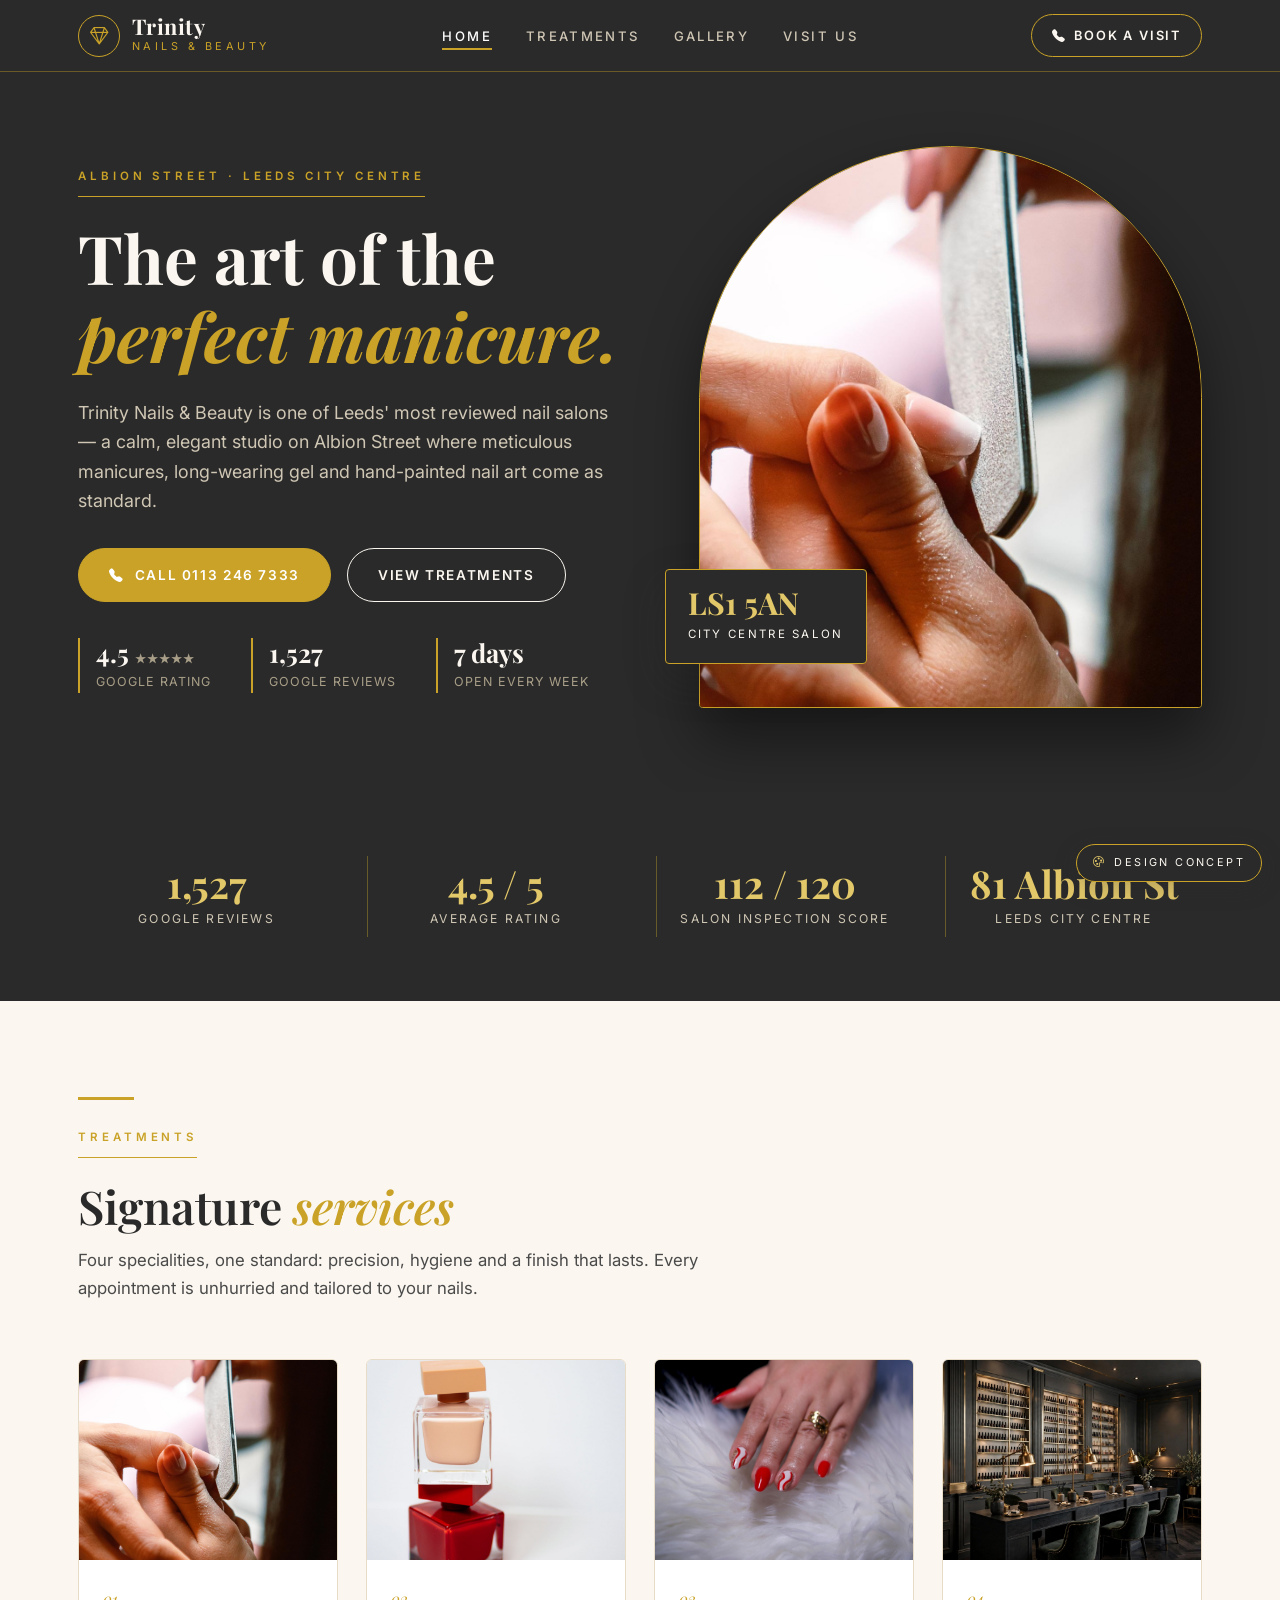
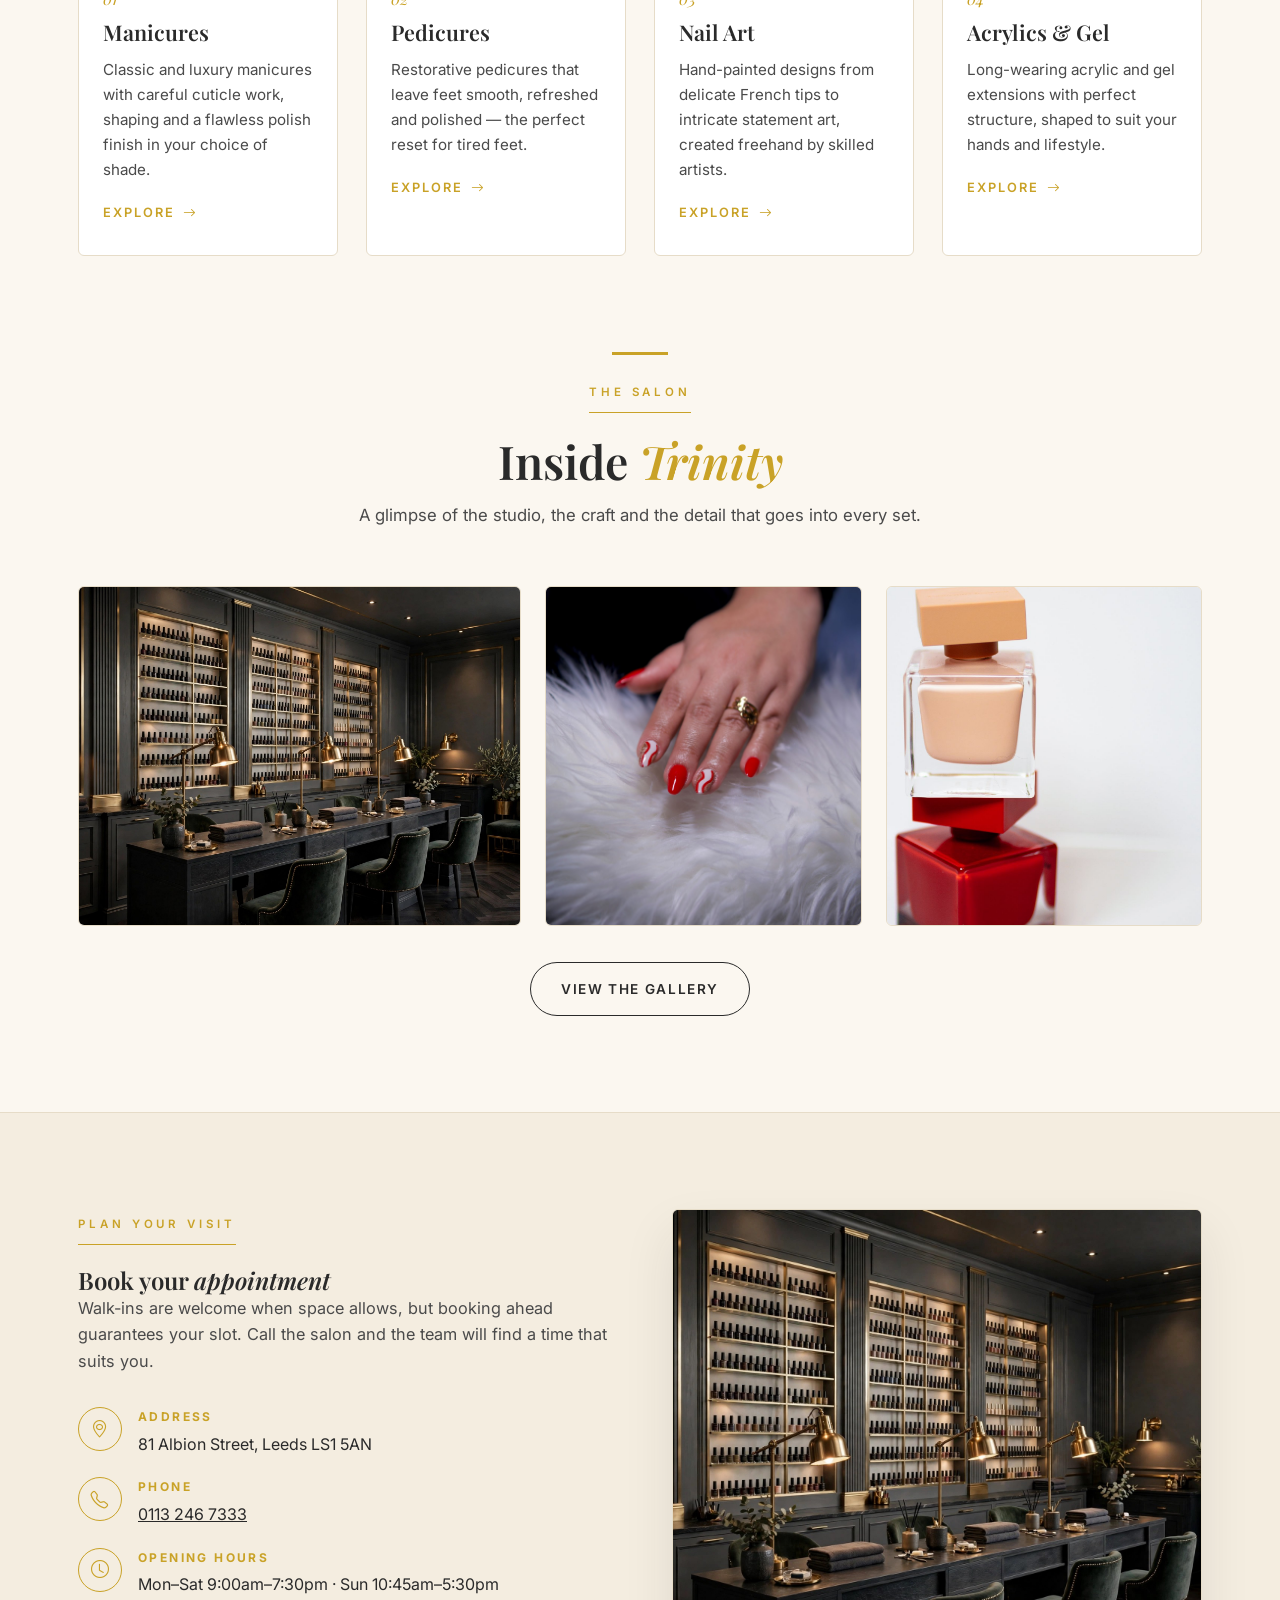
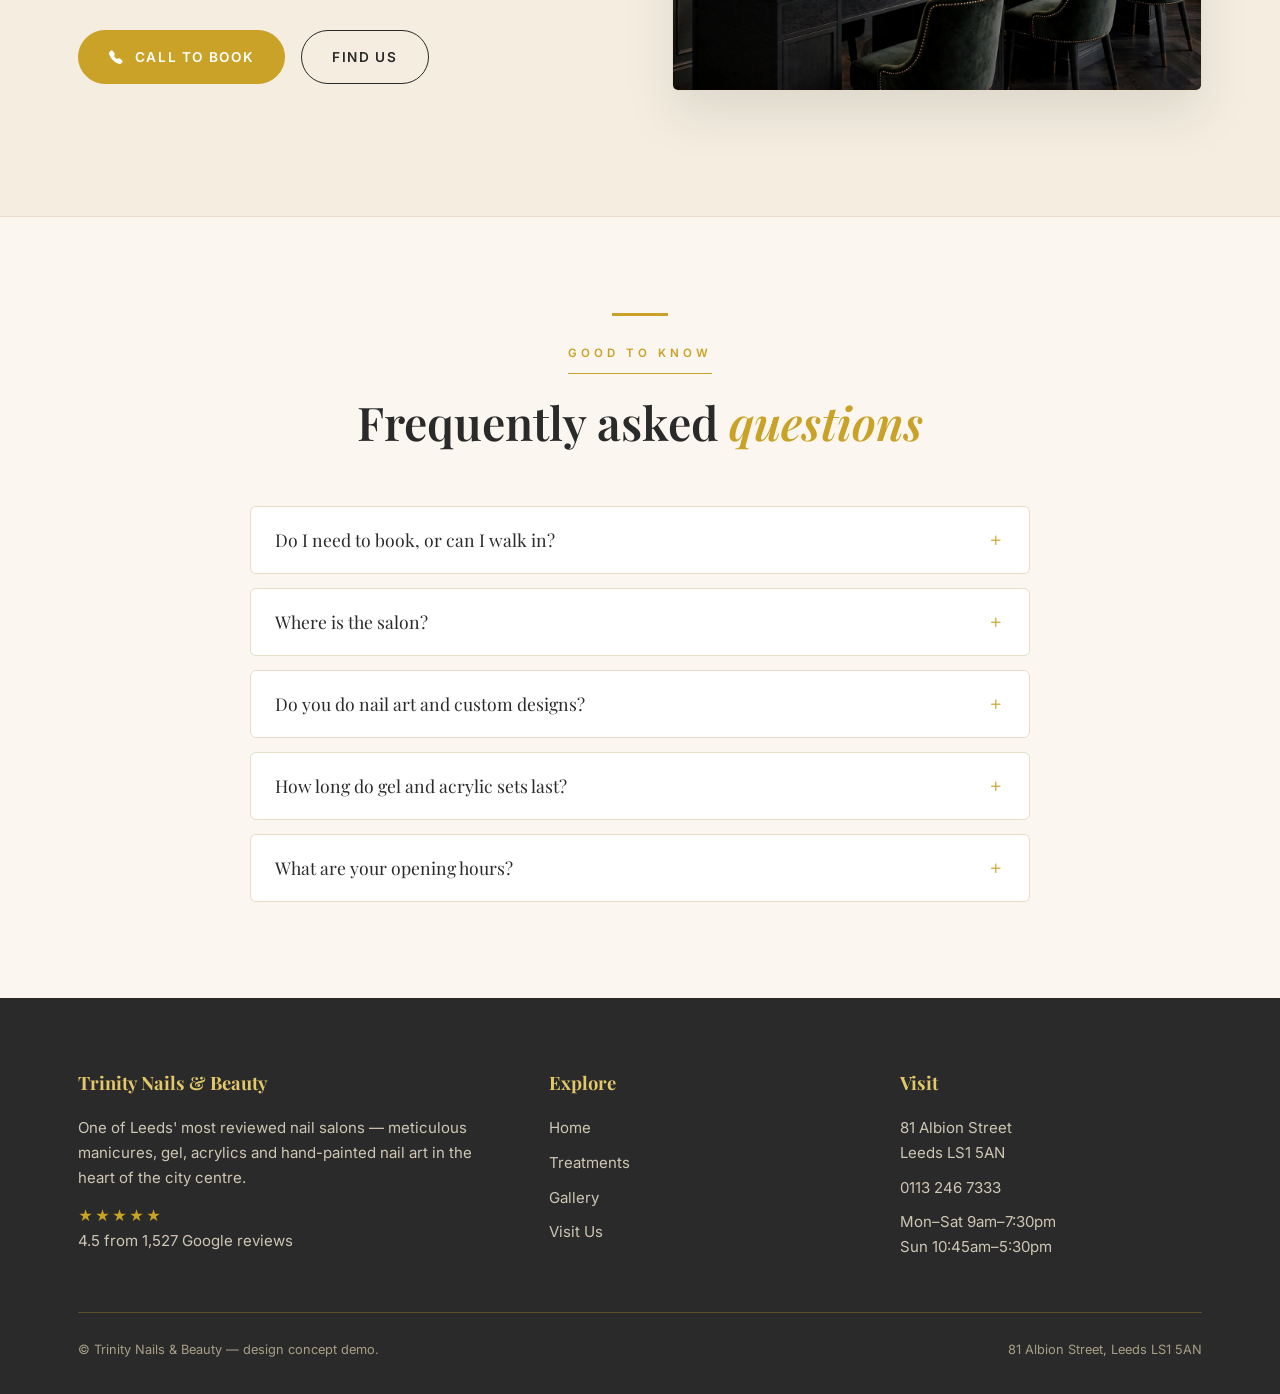
<file: index.html>
<!DOCTYPE html>
<html lang="en-GB">
<head>
  <meta charset="UTF-8">
  <meta name="viewport" content="width=device-width, initial-scale=1.0">
  <title>Trinity Nails &amp; Beauty — Leeds City Centre | Manicures, Gel &amp; Nail Art</title>
  <meta name="description" content="Trinity Nails & Beauty, 81 Albion Street, Leeds LS1 5AN. Rated 4.5/5 from 1,527 Google reviews. Manicures, pedicures, acrylics, gel and hand-painted nail art. Call 0113 246 7333.">
  <meta property="og:title" content="Trinity Nails &amp; Beauty — Leeds City Centre">
  <meta property="og:description" content="Rated 4.5/5 from 1,527 Google reviews. Elegant manicures, gel, acrylics and nail art on Albion Street, Leeds.">
  <meta property="og:type" content="website">
  <link rel="stylesheet" href="styles.css">
  <link rel="stylesheet" href="vendor/bootstrap-icons/bootstrap-icons.min.css">
  <link rel="preconnect" href="https://fonts.googleapis.com">
  <link rel="preconnect" href="https://fonts.gstatic.com" crossorigin>
  <link href="https://fonts.googleapis.com/css2?family=Playfair+Display:ital,wght@0,500;0,600;0,700;1,500;1,600&family=Inter:wght@400;500;600;700&display=swap" rel="stylesheet">
  <script src="menu.js" defer></script>
<link rel="icon" type="image/png" href="favicon.png">
<link rel="apple-touch-icon" href="apple-touch-icon.png">
</head>
<body>

<header class="site-header">
  <div class="wrap nav-bar">
    <a class="brand" href="index.html" aria-label="Trinity Nails and Beauty home">
      <span class="brand-mark"><i class="bi bi-gem" aria-hidden="true"></i></span>
      <span><span class="brand-name">Trinity</span><span class="brand-sub">Nails &amp; Beauty</span></span>
    </a>
    <nav aria-label="Main navigation">
      <ul class="nav-links">
        <li><a href="index.html" class="active" aria-current="page">Home</a></li>
        <li><a href="services.html">Treatments</a></li>
        <li><a href="gallery.html">Gallery</a></li>
        <li><a href="contact.html">Visit Us</a></li>
      </ul>
    </nav>
    <button class="nav-toggle" aria-label="Open menu" aria-expanded="false"><i class="bi bi-list" aria-hidden="true"></i></button>
    <a class="nav-book" href="tel:+441132467333"><i class="bi bi-telephone-fill" aria-hidden="true"></i><span>Book a visit</span></a>
  </div>
</header>

<div class="concept-badge"><i class="bi bi-palette" aria-hidden="true"></i> Design concept</div>

<main>
  <!-- (1) HERO -->
  <section class="hero">
    <div class="wrap hero-grid">
      <div>
        <span class="kicker">Albion Street &middot; Leeds City Centre</span>
        <h1>The art of the <em>perfect manicure.</em></h1>
        <p class="lead">Trinity Nails &amp; Beauty is one of Leeds' most reviewed nail salons — a calm, elegant studio on Albion Street where meticulous manicures, long-wearing gel and hand-painted nail art come as standard.</p>
        <div class="hero-cta">
          <a class="btn btn-gold" href="tel:+441132467333"><i class="bi bi-telephone-fill" aria-hidden="true"></i> Call 0113 246 7333</a>
          <a class="btn btn-outline" href="services.html">View Treatments</a>
        </div>
        <div class="hero-facts">
          <div class="fact">
            <strong>4.5 <span class="stars" aria-hidden="true">★★★★★</span></strong>
            <span>Google rating</span>
          </div>
          <div class="fact"><strong>1,527</strong><span>Google reviews</span></div>
          <div class="fact"><strong>7 days</strong><span>Open every week</span></div>
        </div>
      </div>
      <div class="hero-visual">
        <div class="arch-frame">
          <img src="images/hero.jpg" alt="Elegant manicured hands with a gold accent nail on silk fabric at Trinity Nails and Beauty">
        </div>
        <div class="hero-stamp">
          <strong>LS1 5AN</strong>
          <span>City centre salon</span>
        </div>
      </div>
    </div>
  </section>

  <!-- (2) SOCIAL PROOF -->
  <section class="proof-band" aria-label="Salon reputation">
    <div class="wrap proof-grid">
      <div class="proof-item"><strong>1,527</strong><span>Google reviews</span></div>
      <div class="proof-item"><strong>4.5 / 5</strong><span>Average rating</span></div>
      <div class="proof-item"><strong>112 / 120</strong><span>Salon inspection score</span></div>
      <div class="proof-item"><strong>81 Albion St</strong><span>Leeds city centre</span></div>
    </div>
  </section>

  <!-- (3) SERVICES SHOWCASE -->
  <section class="section">
    <div class="wrap">
      <div class="section-head">
        <div class="rule"></div>
        <span class="kicker">Treatments</span>
        <h2>Signature <em>services</em></h2>
        <p>Four specialities, one standard: precision, hygiene and a finish that lasts. Every appointment is unhurried and tailored to your nails.</p>
      </div>
      <div class="svc-grid">
        <article class="svc-card">
          <div class="svc-photo"><img src="images/hero.jpg" alt="Classic manicure with nude polish and a gold accent nail"></div>
          <div class="svc-body">
            <span class="svc-num">01</span>
            <h3>Manicures</h3>
            <p>Classic and luxury manicures with careful cuticle work, shaping and a flawless polish finish in your choice of shade.</p>
            <a class="svc-link" href="services.html">Explore <i class="bi bi-arrow-right" aria-hidden="true"></i></a>
          </div>
        </article>
        <article class="svc-card">
          <div class="svc-photo"><img src="images/still-life.jpg" alt="Curated polish shades in nude, blush and red with gold caps"></div>
          <div class="svc-body">
            <span class="svc-num">02</span>
            <h3>Pedicures</h3>
            <p>Restorative pedicures that leave feet smooth, refreshed and polished — the perfect reset for tired feet.</p>
            <a class="svc-link" href="services.html">Explore <i class="bi bi-arrow-right" aria-hidden="true"></i></a>
          </div>
        </article>
        <article class="svc-card">
          <div class="svc-photo"><img src="images/nailart.jpg" alt="Hand-painted nail art with burgundy polish and gold leaf detail"></div>
          <div class="svc-body">
            <span class="svc-num">03</span>
            <h3>Nail Art</h3>
            <p>Hand-painted designs from delicate French tips to intricate statement art, created freehand by skilled artists.</p>
            <a class="svc-link" href="services.html">Explore <i class="bi bi-arrow-right" aria-hidden="true"></i></a>
          </div>
        </article>
        <article class="svc-card">
          <div class="svc-photo"><img src="images/interior.jpg" alt="Serene salon interior with gold-framed mirrors and manicure station"></div>
          <div class="svc-body">
            <span class="svc-num">04</span>
            <h3>Acrylics &amp; Gel</h3>
            <p>Long-wearing acrylic and gel extensions with perfect structure, shaped to suit your hands and lifestyle.</p>
            <a class="svc-link" href="services.html">Explore <i class="bi bi-arrow-right" aria-hidden="true"></i></a>
          </div>
        </article>
      </div>
    </div>
  </section>

  <!-- (4) GALLERY PREVIEW -->
  <section class="section" style="padding-top:0">
    <div class="wrap">
      <div class="section-head center">
        <div class="rule"></div>
        <span class="kicker">The salon</span>
        <h2>Inside <em>Trinity</em></h2>
        <p>A glimpse of the studio, the craft and the detail that goes into every set.</p>
      </div>
      <div class="gallery-strip">
        <div class="g-item tall"><img src="images/interior.jpg" alt="Elegant Trinity Nails and Beauty salon interior"></div>
        <div class="g-item"><img src="images/nailart.jpg" alt="Close-up of burgundy nail art with gold leaf detail"></div>
        <div class="g-item"><img src="images/still-life.jpg" alt="Still life of luxury polish bottles in seasonal shades"></div>
      </div>
      <div style="text-align:center; margin-top:36px">
        <a class="btn btn-outline" href="gallery.html">View the gallery</a>
      </div>
    </div>
  </section>

  <!-- (5) BOOKING / VISIT BAND -->
  <section class="section book-band">
    <div class="wrap book-grid">
      <div>
        <span class="kicker">Plan your visit</span>
        <h2>Book your <em>appointment</em></h2>
        <p class="lead" style="font-size:1.02rem">Walk-ins are welcome when space allows, but booking ahead guarantees your slot. Call the salon and the team will find a time that suits you.</p>
        <div class="info-rows">
          <div class="info-row">
            <span class="icon-tile"><i class="bi bi-geo-alt" aria-hidden="true"></i></span>
            <div><strong>Address</strong><p>81 Albion Street, Leeds LS1 5AN</p></div>
          </div>
          <div class="info-row">
            <span class="icon-tile"><i class="bi bi-telephone" aria-hidden="true"></i></span>
            <div><strong>Phone</strong><p><a href="tel:+441132467333">0113 246 7333</a></p></div>
          </div>
          <div class="info-row">
            <span class="icon-tile"><i class="bi bi-clock" aria-hidden="true"></i></span>
            <div><strong>Opening hours</strong><p>Mon&ndash;Sat 9:00am&ndash;7:30pm &middot; Sun 10:45am&ndash;5:30pm</p></div>
          </div>
        </div>
        <div class="hero-cta">
          <a class="btn btn-gold" href="tel:+441132467333"><i class="bi bi-telephone-fill" aria-hidden="true"></i> Call to book</a>
          <a class="btn btn-outline" href="contact.html">Find us</a>
        </div>
      </div>
      <div class="book-visual">
        <img src="images/interior.jpg" alt="Calm, light-filled manicure station at Trinity Nails and Beauty">
      </div>
    </div>
  </section>

  <!-- (6) FAQ -->
  <section class="section">
    <div class="wrap">
      <div class="section-head center">
        <div class="rule"></div>
        <span class="kicker">Good to know</span>
        <h2>Frequently asked <em>questions</em></h2>
      </div>
      <div class="faq-list">
        <div class="faq-item">
          <button class="faq-q" aria-expanded="false">Do I need to book, or can I walk in?<i class="bi bi-plus" aria-hidden="true"></i></button>
          <div class="faq-a"><p>Both are fine. Walk-ins are welcome when a station is free, but the salon is busiest at lunchtimes and on Saturdays — booking ahead by phone on 0113 246 7333 guarantees your appointment.</p></div>
        </div>
        <div class="faq-item">
          <button class="faq-q" aria-expanded="false">Where is the salon?<i class="bi bi-plus" aria-hidden="true"></i></button>
          <div class="faq-a"><p>You'll find us at 81 Albion Street in Leeds city centre, postcode LS1 5AN — a short walk from the Trinity Leeds shopping centre and well served by buses and the train station.</p></div>
        </div>
        <div class="faq-item">
          <button class="faq-q" aria-expanded="false">Do you do nail art and custom designs?<i class="bi bi-plus" aria-hidden="true"></i></button>
          <div class="faq-a"><p>Yes — hand-painted nail art is one of the salon's specialities. Bring a photo or describe your idea when you book and the artist will plan the design with you.</p></div>
        </div>
        <div class="faq-item">
          <button class="faq-q" aria-expanded="false">How long do gel and acrylic sets last?<i class="bi bi-plus" aria-hidden="true"></i></button>
          <div class="faq-a"><p>With proper application and aftercare, gel and acrylic sets typically look their best for two to three weeks before an infill or removal is due. The team will advise on aftercare at your appointment.</p></div>
        </div>
        <div class="faq-item">
          <button class="faq-q" aria-expanded="false">What are your opening hours?<i class="bi bi-plus" aria-hidden="true"></i></button>
          <div class="faq-a"><p>Monday to Saturday 9:00am to 7:30pm, and Sunday 10:45am to 5:30pm. The salon is open seven days a week.</p></div>
        </div>
      </div>
    </div>
  </section>
</main>

<footer class="site-footer">
  <div class="wrap">
    <div class="foot-grid">
      <div>
        <h4>Trinity Nails &amp; Beauty</h4>
        <p>One of Leeds' most reviewed nail salons — meticulous manicures, gel, acrylics and hand-painted nail art in the heart of the city centre.</p>
        <p style="margin-top:14px"><span class="stars" aria-hidden="true">★★★★★</span><br>4.5 from 1,527 Google reviews</p>
      </div>
      <div>
        <h4>Explore</h4>
        <ul>
          <li><a href="index.html">Home</a></li>
          <li><a href="services.html">Treatments</a></li>
          <li><a href="gallery.html">Gallery</a></li>
          <li><a href="contact.html">Visit Us</a></li>
        </ul>
      </div>
      <div>
        <h4>Visit</h4>
        <ul>
          <li>81 Albion Street<br>Leeds LS1 5AN</li>
          <li><a href="tel:+441132467333">0113 246 7333</a></li>
          <li>Mon&ndash;Sat 9am&ndash;7:30pm<br>Sun 10:45am&ndash;5:30pm</li>
        </ul>
      </div>
    </div>
    <div class="foot-bottom">
      <span>&copy; Trinity Nails &amp; Beauty — design concept demo.</span>
      <span>81 Albion Street, Leeds LS1 5AN</span>
    </div>
  </div>
</footer>

</body>
</html>
</file>
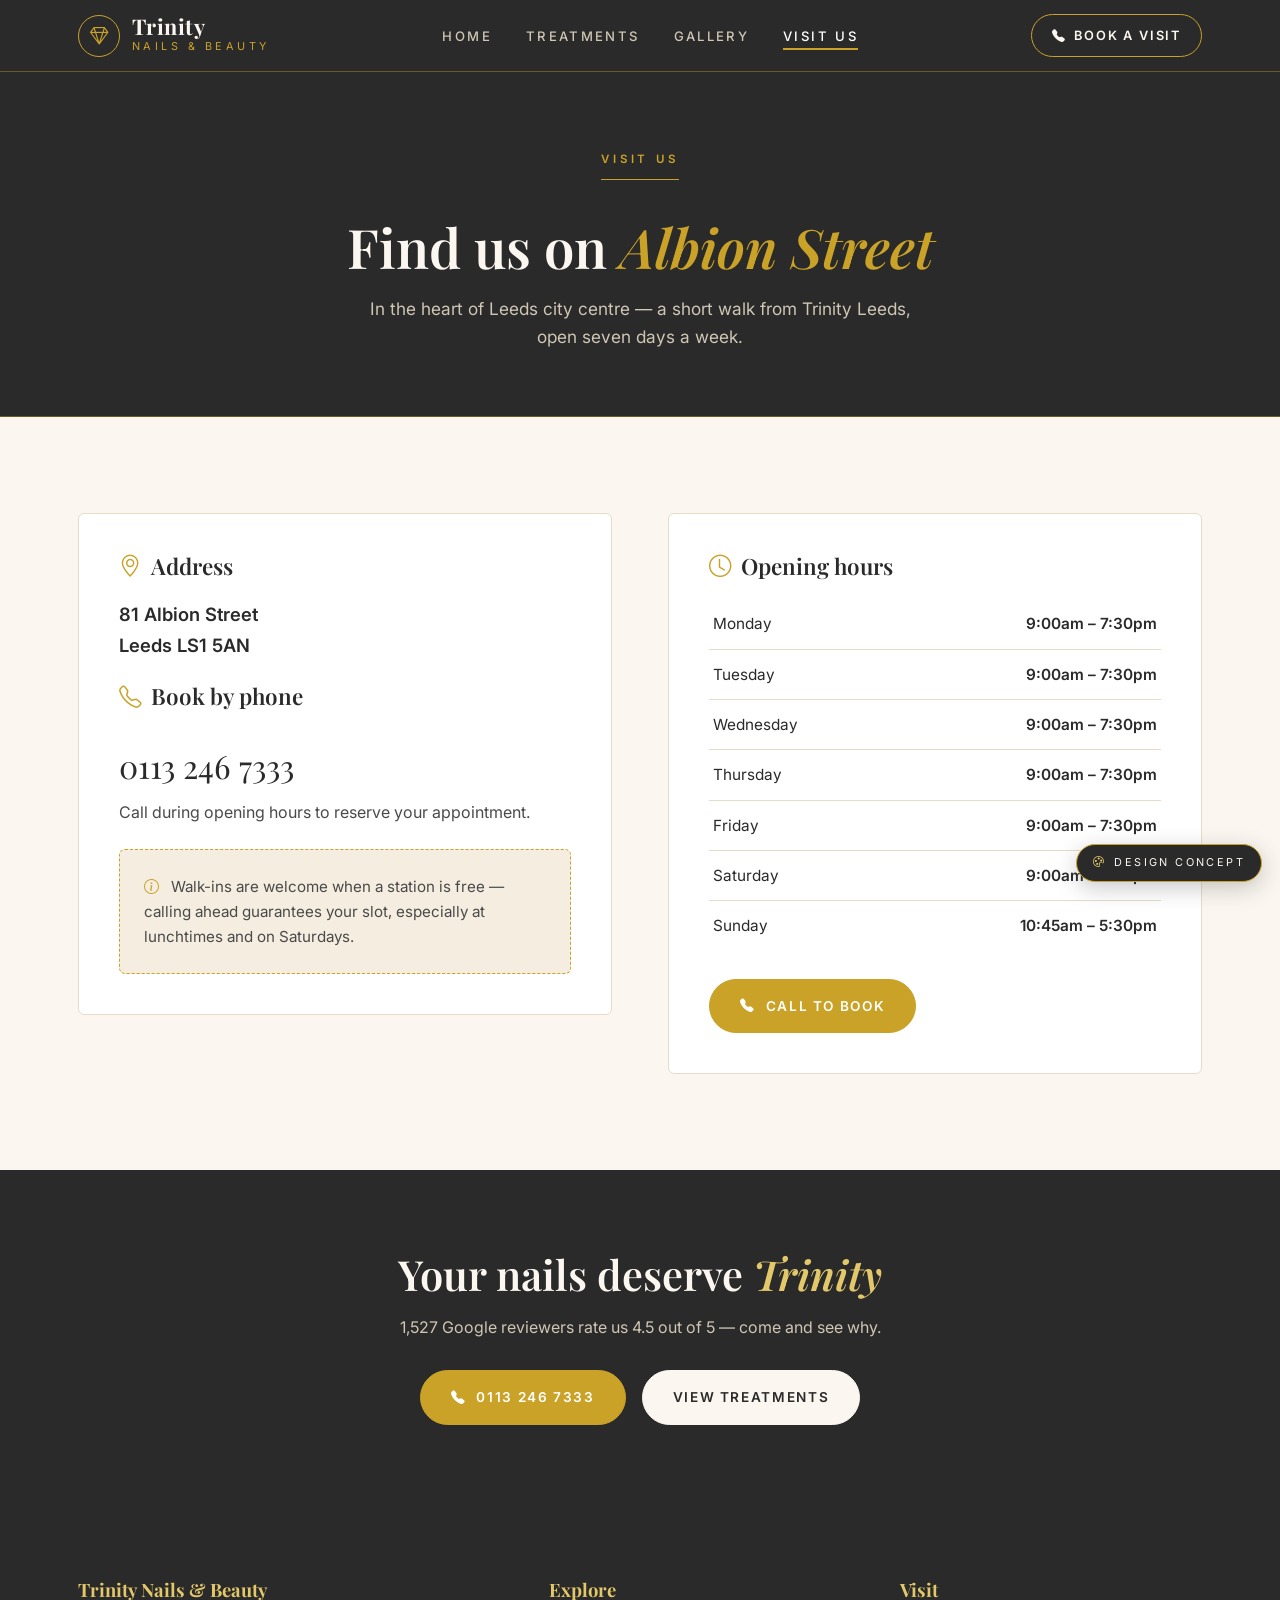
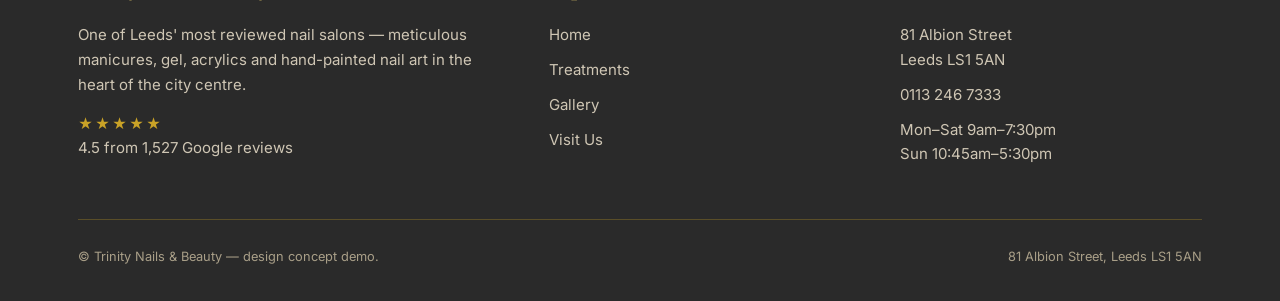
<file: contact.html>
<!DOCTYPE html>
<html lang="en-GB">
<head>
  <meta charset="UTF-8">
  <meta name="viewport" content="width=device-width, initial-scale=1.0">
  <title>Visit Us — Trinity Nails &amp; Beauty, Leeds</title>
  <meta name="description" content="Visit Trinity Nails & Beauty at 81 Albion Street, Leeds LS1 5AN. Open Mon–Sat 9am–7:30pm, Sun 10:45am–5:30pm. Call 0113 246 7333 to book.">
  <link rel="stylesheet" href="styles.css">
  <link rel="stylesheet" href="vendor/bootstrap-icons/bootstrap-icons.min.css">
  <link rel="preconnect" href="https://fonts.googleapis.com">
  <link rel="preconnect" href="https://fonts.gstatic.com" crossorigin>
  <link href="https://fonts.googleapis.com/css2?family=Playfair+Display:ital,wght@0,500;0,600;0,700;1,500;1,600&family=Inter:wght@400;500;600;700&display=swap" rel="stylesheet">
  <script src="menu.js" defer></script>
<link rel="icon" type="image/png" href="favicon.png">
<link rel="apple-touch-icon" href="apple-touch-icon.png">
</head>
<body>

<header class="site-header">
  <div class="wrap nav-bar">
    <a class="brand" href="index.html" aria-label="Trinity Nails and Beauty home">
      <span class="brand-mark"><i class="bi bi-gem" aria-hidden="true"></i></span>
      <span><span class="brand-name">Trinity</span><span class="brand-sub">Nails &amp; Beauty</span></span>
    </a>
    <nav aria-label="Main navigation">
      <ul class="nav-links">
        <li><a href="index.html">Home</a></li>
        <li><a href="services.html">Treatments</a></li>
        <li><a href="gallery.html">Gallery</a></li>
        <li><a href="contact.html" class="active" aria-current="page">Visit Us</a></li>
      </ul>
    </nav>
    <button class="nav-toggle" aria-label="Open menu" aria-expanded="false"><i class="bi bi-list" aria-hidden="true"></i></button>
    <a class="nav-book" href="tel:+441132467333"><i class="bi bi-telephone-fill" aria-hidden="true"></i><span>Book a visit</span></a>
  </div>
</header>

<div class="concept-badge"><i class="bi bi-palette" aria-hidden="true"></i> Design concept</div>

<main>
  <section class="page-hero">
    <div class="wrap">
      <span class="kicker">Visit us</span>
      <h1>Find us on <em>Albion Street</em></h1>
      <p>In the heart of Leeds city centre — a short walk from Trinity Leeds, open seven days a week.</p>
    </div>
  </section>

  <section class="section">
    <div class="wrap contact-grid">
      <div class="contact-card">
        <h3><i class="bi bi-geo-alt" aria-hidden="true" style="color:var(--gold); margin-right:10px"></i>Address</h3>
        <p style="font-size:1.15rem; font-weight:600; margin-bottom:24px">81 Albion Street<br>Leeds LS1 5AN</p>

        <h3><i class="bi bi-telephone" aria-hidden="true" style="color:var(--gold); margin-right:10px"></i>Book by phone</h3>
        <a class="big-phone" href="tel:+441132467333">0113 246 7333</a>
        <p style="color:var(--charcoal-soft); margin-bottom:24px">Call during opening hours to reserve your appointment.</p>

        <div class="map-note">
          <i class="bi bi-info-circle" aria-hidden="true" style="color:var(--gold); margin-right:8px"></i>
          Walk-ins are welcome when a station is free — calling ahead guarantees your slot, especially at lunchtimes and on Saturdays.
        </div>
      </div>

      <div class="contact-card">
        <h3><i class="bi bi-clock" aria-hidden="true" style="color:var(--gold); margin-right:10px"></i>Opening hours</h3>
        <table class="hours-table">
          <tr><td>Monday</td><td>9:00am – 7:30pm</td></tr>
          <tr><td>Tuesday</td><td>9:00am – 7:30pm</td></tr>
          <tr><td>Wednesday</td><td>9:00am – 7:30pm</td></tr>
          <tr><td>Thursday</td><td>9:00am – 7:30pm</td></tr>
          <tr><td>Friday</td><td>9:00am – 7:30pm</td></tr>
          <tr><td>Saturday</td><td>9:00am – 7:30pm</td></tr>
          <tr><td>Sunday</td><td>10:45am – 5:30pm</td></tr>
        </table>
        <div style="margin-top:28px">
          <a class="btn btn-gold" href="tel:+441132467333"><i class="bi bi-telephone-fill" aria-hidden="true"></i> Call to book</a>
        </div>
      </div>
    </div>
  </section>

  <section class="cta-banner">
    <div class="wrap">
      <h2>Your nails deserve <em>Trinity</em></h2>
      <p>1,527 Google reviewers rate us 4.5 out of 5 — come and see why.</p>
      <a class="btn btn-gold" href="tel:+441132467333"><i class="bi bi-telephone-fill" aria-hidden="true"></i> 0113 246 7333</a>
      <a class="btn btn-light" href="services.html">View treatments</a>
    </div>
  </section>
</main>

<footer class="site-footer">
  <div class="wrap">
    <div class="foot-grid">
      <div>
        <h4>Trinity Nails &amp; Beauty</h4>
        <p>One of Leeds' most reviewed nail salons — meticulous manicures, gel, acrylics and hand-painted nail art in the heart of the city centre.</p>
        <p style="margin-top:14px"><span class="stars" aria-hidden="true">★★★★★</span><br>4.5 from 1,527 Google reviews</p>
      </div>
      <div>
        <h4>Explore</h4>
        <ul>
          <li><a href="index.html">Home</a></li>
          <li><a href="services.html">Treatments</a></li>
          <li><a href="gallery.html">Gallery</a></li>
          <li><a href="contact.html">Visit Us</a></li>
        </ul>
      </div>
      <div>
        <h4>Visit</h4>
        <ul>
          <li>81 Albion Street<br>Leeds LS1 5AN</li>
          <li><a href="tel:+441132467333">0113 246 7333</a></li>
          <li>Mon&ndash;Sat 9am&ndash;7:30pm<br>Sun 10:45am&ndash;5:30pm</li>
        </ul>
      </div>
    </div>
    <div class="foot-bottom">
      <span>&copy; Trinity Nails &amp; Beauty — design concept demo.</span>
      <span>81 Albion Street, Leeds LS1 5AN</span>
    </div>
  </div>
</footer>

</body>
</html>
</file>
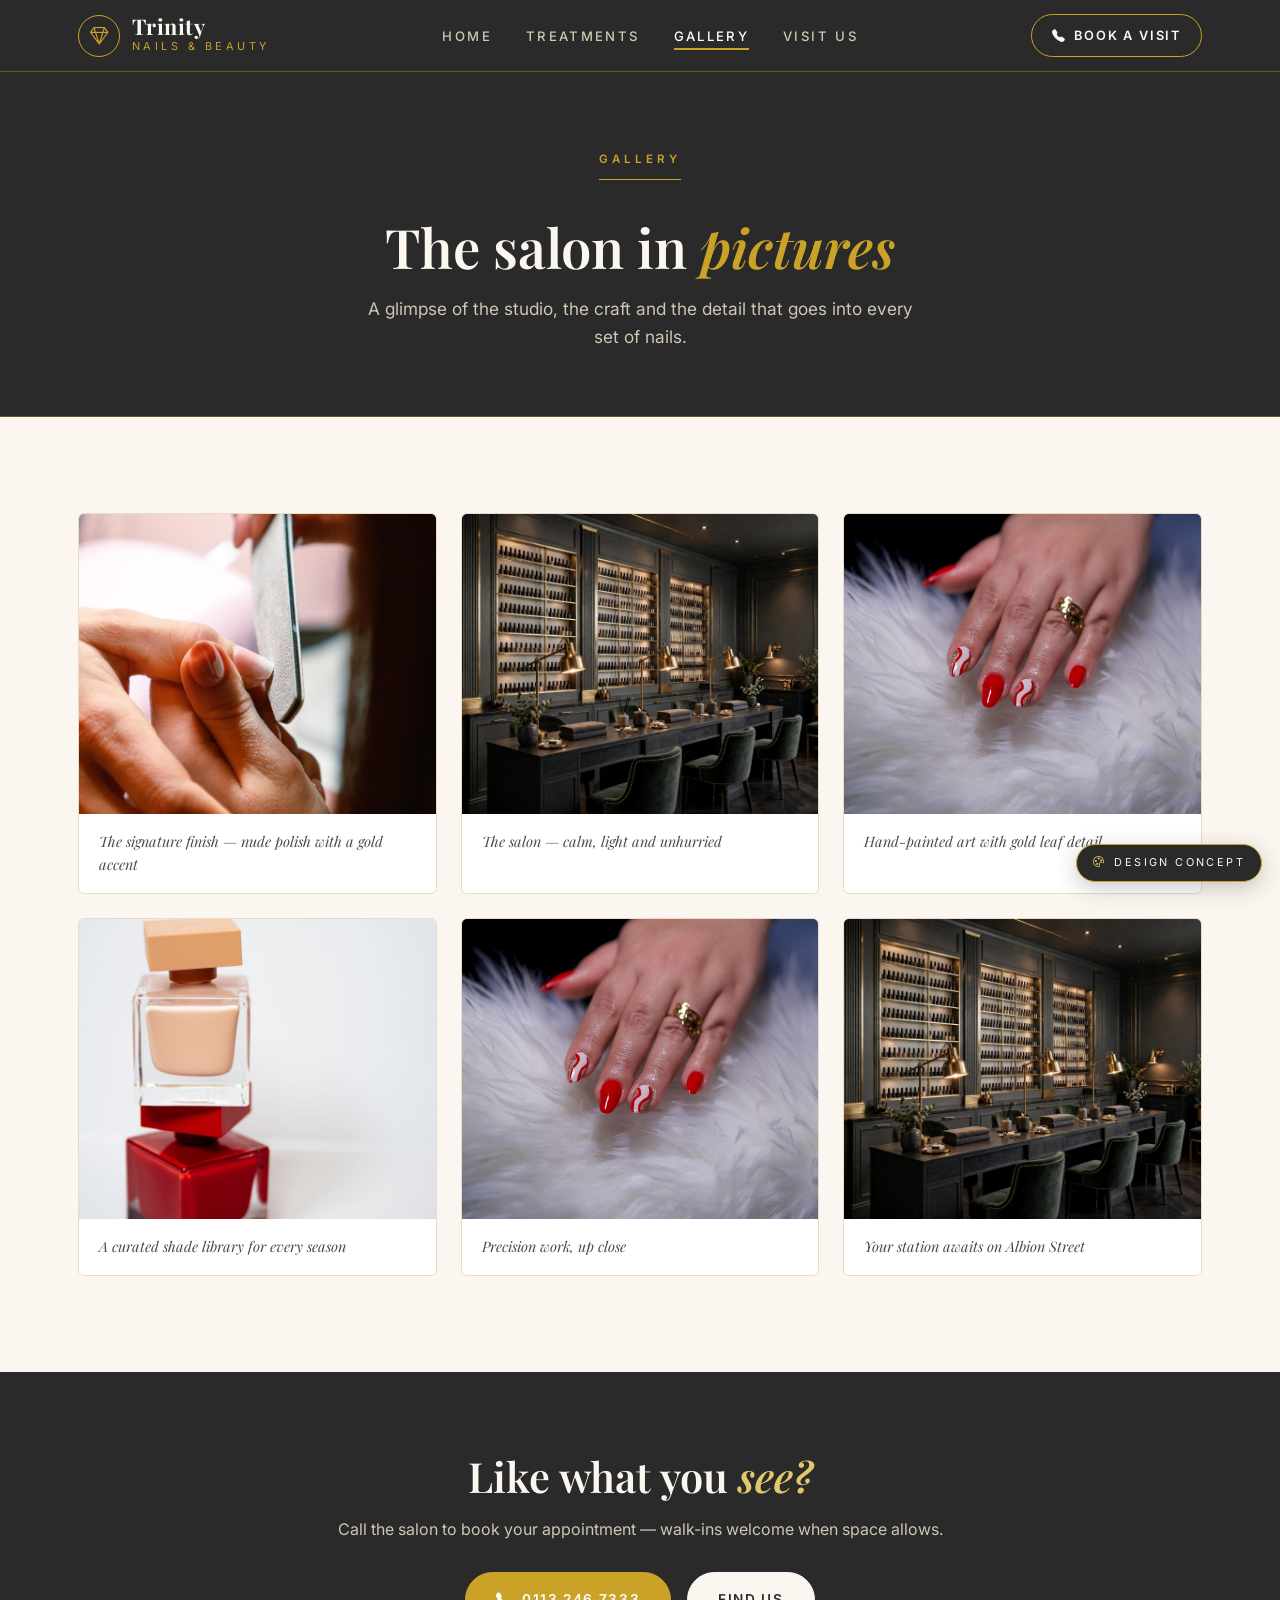
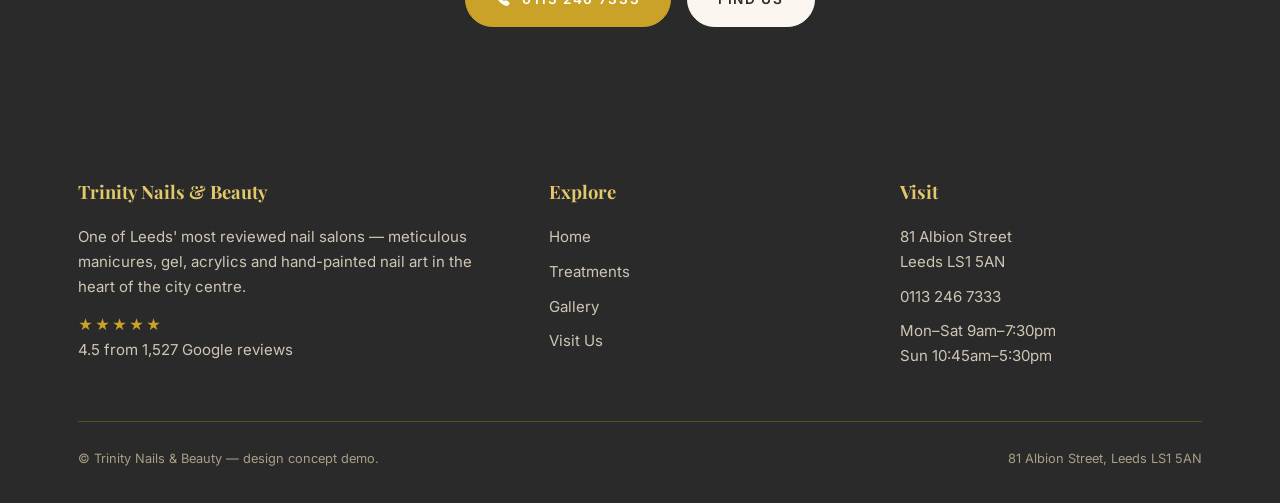
<file: gallery.html>
<!DOCTYPE html>
<html lang="en-GB">
<head>
  <meta charset="UTF-8">
  <meta name="viewport" content="width=device-width, initial-scale=1.0">
  <title>Gallery — Trinity Nails &amp; Beauty, Leeds</title>
  <meta name="description" content="A look inside Trinity Nails & Beauty, 81 Albion Street, Leeds LS1 5AN: the salon, the craft and the finishes. Call 0113 246 7333 to book.">
  <link rel="stylesheet" href="styles.css">
  <link rel="stylesheet" href="vendor/bootstrap-icons/bootstrap-icons.min.css">
  <link rel="preconnect" href="https://fonts.googleapis.com">
  <link rel="preconnect" href="https://fonts.gstatic.com" crossorigin>
  <link href="https://fonts.googleapis.com/css2?family=Playfair+Display:ital,wght@0,500;0,600;0,700;1,500;1,600&family=Inter:wght@400;500;600;700&display=swap" rel="stylesheet">
  <script src="menu.js" defer></script>
<link rel="icon" type="image/png" href="favicon.png">
<link rel="apple-touch-icon" href="apple-touch-icon.png">
</head>
<body>

<header class="site-header">
  <div class="wrap nav-bar">
    <a class="brand" href="index.html" aria-label="Trinity Nails and Beauty home">
      <span class="brand-mark"><i class="bi bi-gem" aria-hidden="true"></i></span>
      <span><span class="brand-name">Trinity</span><span class="brand-sub">Nails &amp; Beauty</span></span>
    </a>
    <nav aria-label="Main navigation">
      <ul class="nav-links">
        <li><a href="index.html">Home</a></li>
        <li><a href="services.html">Treatments</a></li>
        <li><a href="gallery.html" class="active" aria-current="page">Gallery</a></li>
        <li><a href="contact.html">Visit Us</a></li>
      </ul>
    </nav>
    <button class="nav-toggle" aria-label="Open menu" aria-expanded="false"><i class="bi bi-list" aria-hidden="true"></i></button>
    <a class="nav-book" href="tel:+441132467333"><i class="bi bi-telephone-fill" aria-hidden="true"></i><span>Book a visit</span></a>
  </div>
</header>

<div class="concept-badge"><i class="bi bi-palette" aria-hidden="true"></i> Design concept</div>

<main>
  <section class="page-hero">
    <div class="wrap">
      <span class="kicker">Gallery</span>
      <h1>The salon in <em>pictures</em></h1>
      <p>A glimpse of the studio, the craft and the detail that goes into every set of nails.</p>
    </div>
  </section>

  <section class="section">
    <div class="wrap">
      <div class="gal-grid">
        <figure class="gal-card">
          <img src="images/hero.jpg" alt="Elegant manicured hands with a gold accent nail on silk">
          <figcaption>The signature finish — nude polish with a gold accent</figcaption>
        </figure>
        <figure class="gal-card">
          <img src="images/interior.jpg" alt="Serene Trinity Nails and Beauty salon interior">
          <figcaption>The salon — calm, light and unhurried</figcaption>
        </figure>
        <figure class="gal-card">
          <img src="images/nailart.jpg" alt="Burgundy nail art with gold leaf detail">
          <figcaption>Hand-painted art with gold leaf detail</figcaption>
        </figure>
        <figure class="gal-card">
          <img src="images/still-life.jpg" alt="Luxury polish bottles in seasonal shades">
          <figcaption>A curated shade library for every season</figcaption>
        </figure>
        <figure class="gal-card">
          <img src="images/nailart.jpg" alt="Close-up of intricate nail art detailing">
          <figcaption>Precision work, up close</figcaption>
        </figure>
        <figure class="gal-card">
          <img src="images/interior.jpg" alt="Manicure station with gold lamp">
          <figcaption>Your station awaits on Albion Street</figcaption>
        </figure>
      </div>
    </div>
  </section>

  <section class="cta-banner">
    <div class="wrap">
      <h2>Like what you <em>see?</em></h2>
      <p>Call the salon to book your appointment — walk-ins welcome when space allows.</p>
      <a class="btn btn-gold" href="tel:+441132467333"><i class="bi bi-telephone-fill" aria-hidden="true"></i> 0113 246 7333</a>
      <a class="btn btn-light" href="contact.html">Find us</a>
    </div>
  </section>
</main>

<footer class="site-footer">
  <div class="wrap">
    <div class="foot-grid">
      <div>
        <h4>Trinity Nails &amp; Beauty</h4>
        <p>One of Leeds' most reviewed nail salons — meticulous manicures, gel, acrylics and hand-painted nail art in the heart of the city centre.</p>
        <p style="margin-top:14px"><span class="stars" aria-hidden="true">★★★★★</span><br>4.5 from 1,527 Google reviews</p>
      </div>
      <div>
        <h4>Explore</h4>
        <ul>
          <li><a href="index.html">Home</a></li>
          <li><a href="services.html">Treatments</a></li>
          <li><a href="gallery.html">Gallery</a></li>
          <li><a href="contact.html">Visit Us</a></li>
        </ul>
      </div>
      <div>
        <h4>Visit</h4>
        <ul>
          <li>81 Albion Street<br>Leeds LS1 5AN</li>
          <li><a href="tel:+441132467333">0113 246 7333</a></li>
          <li>Mon&ndash;Sat 9am&ndash;7:30pm<br>Sun 10:45am&ndash;5:30pm</li>
        </ul>
      </div>
    </div>
    <div class="foot-bottom">
      <span>&copy; Trinity Nails &amp; Beauty — design concept demo.</span>
      <span>81 Albion Street, Leeds LS1 5AN</span>
    </div>
  </div>
</footer>

</body>
</html>
</file>
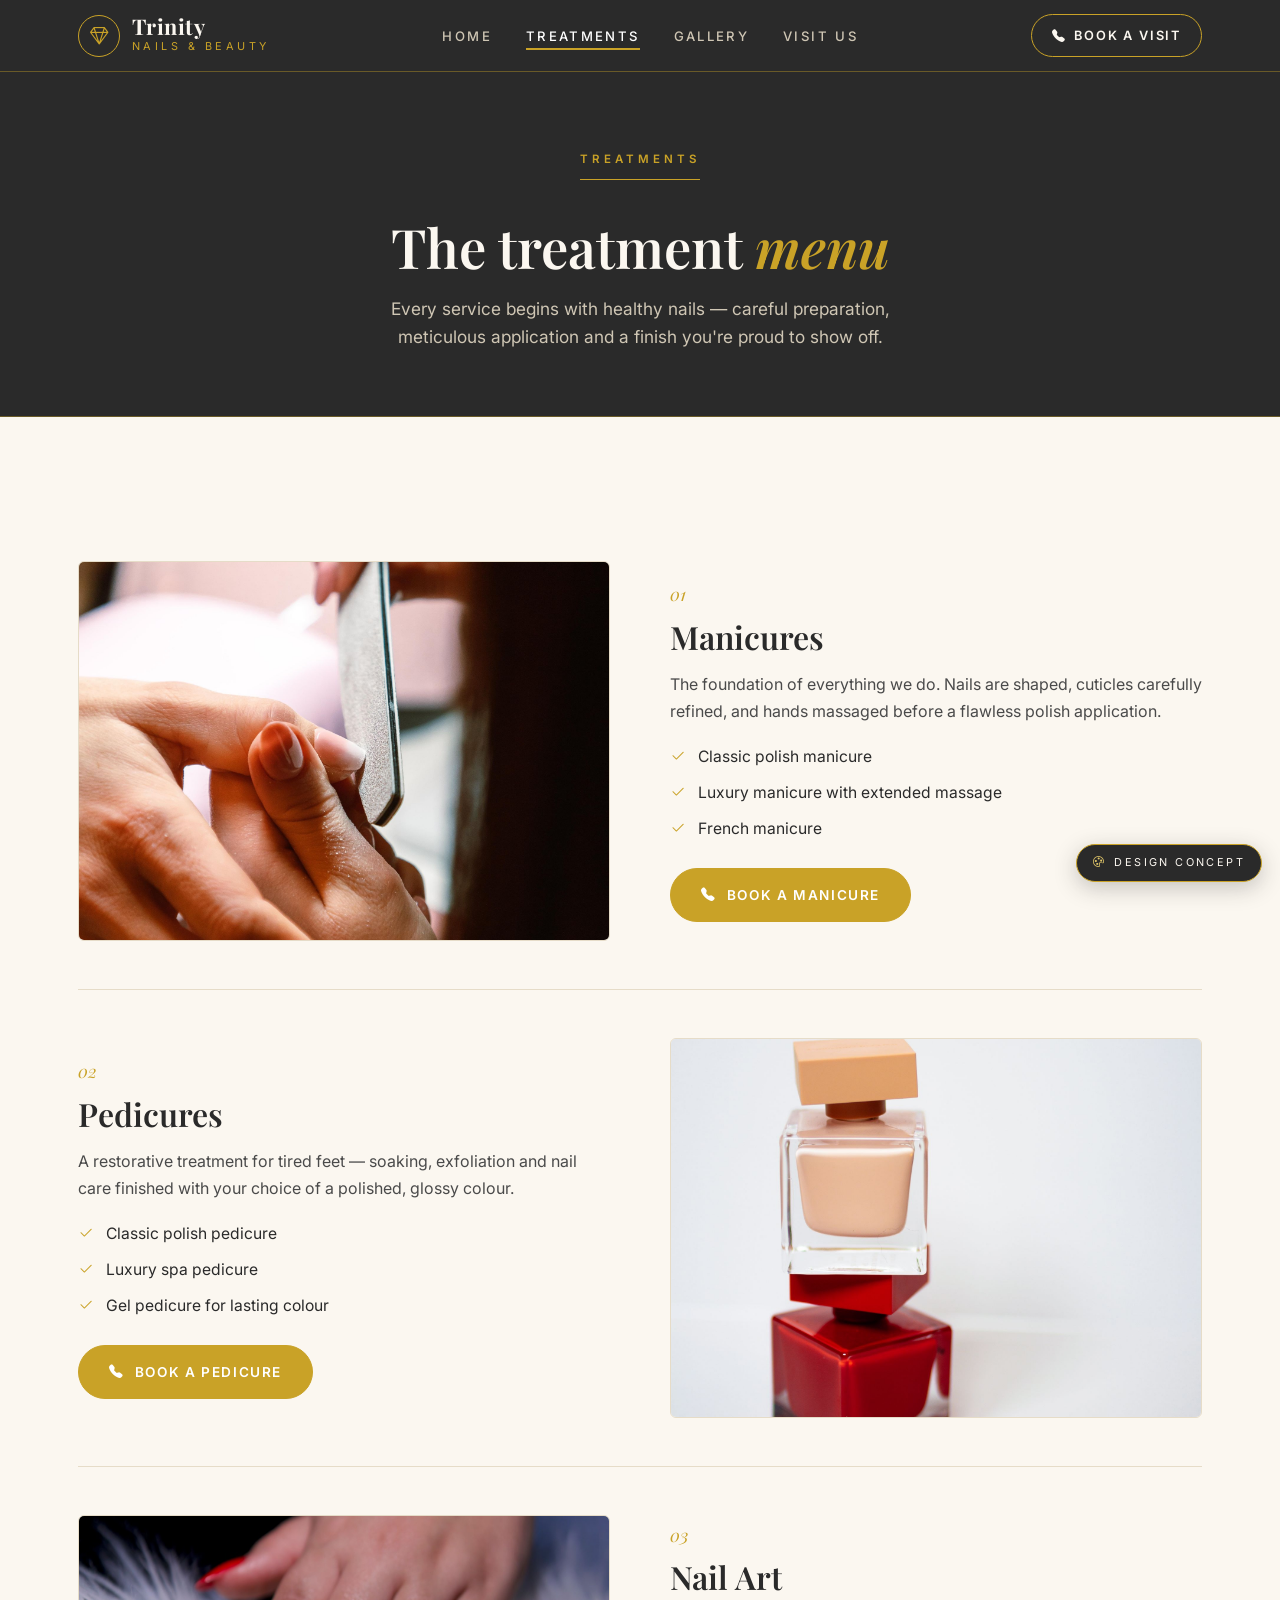
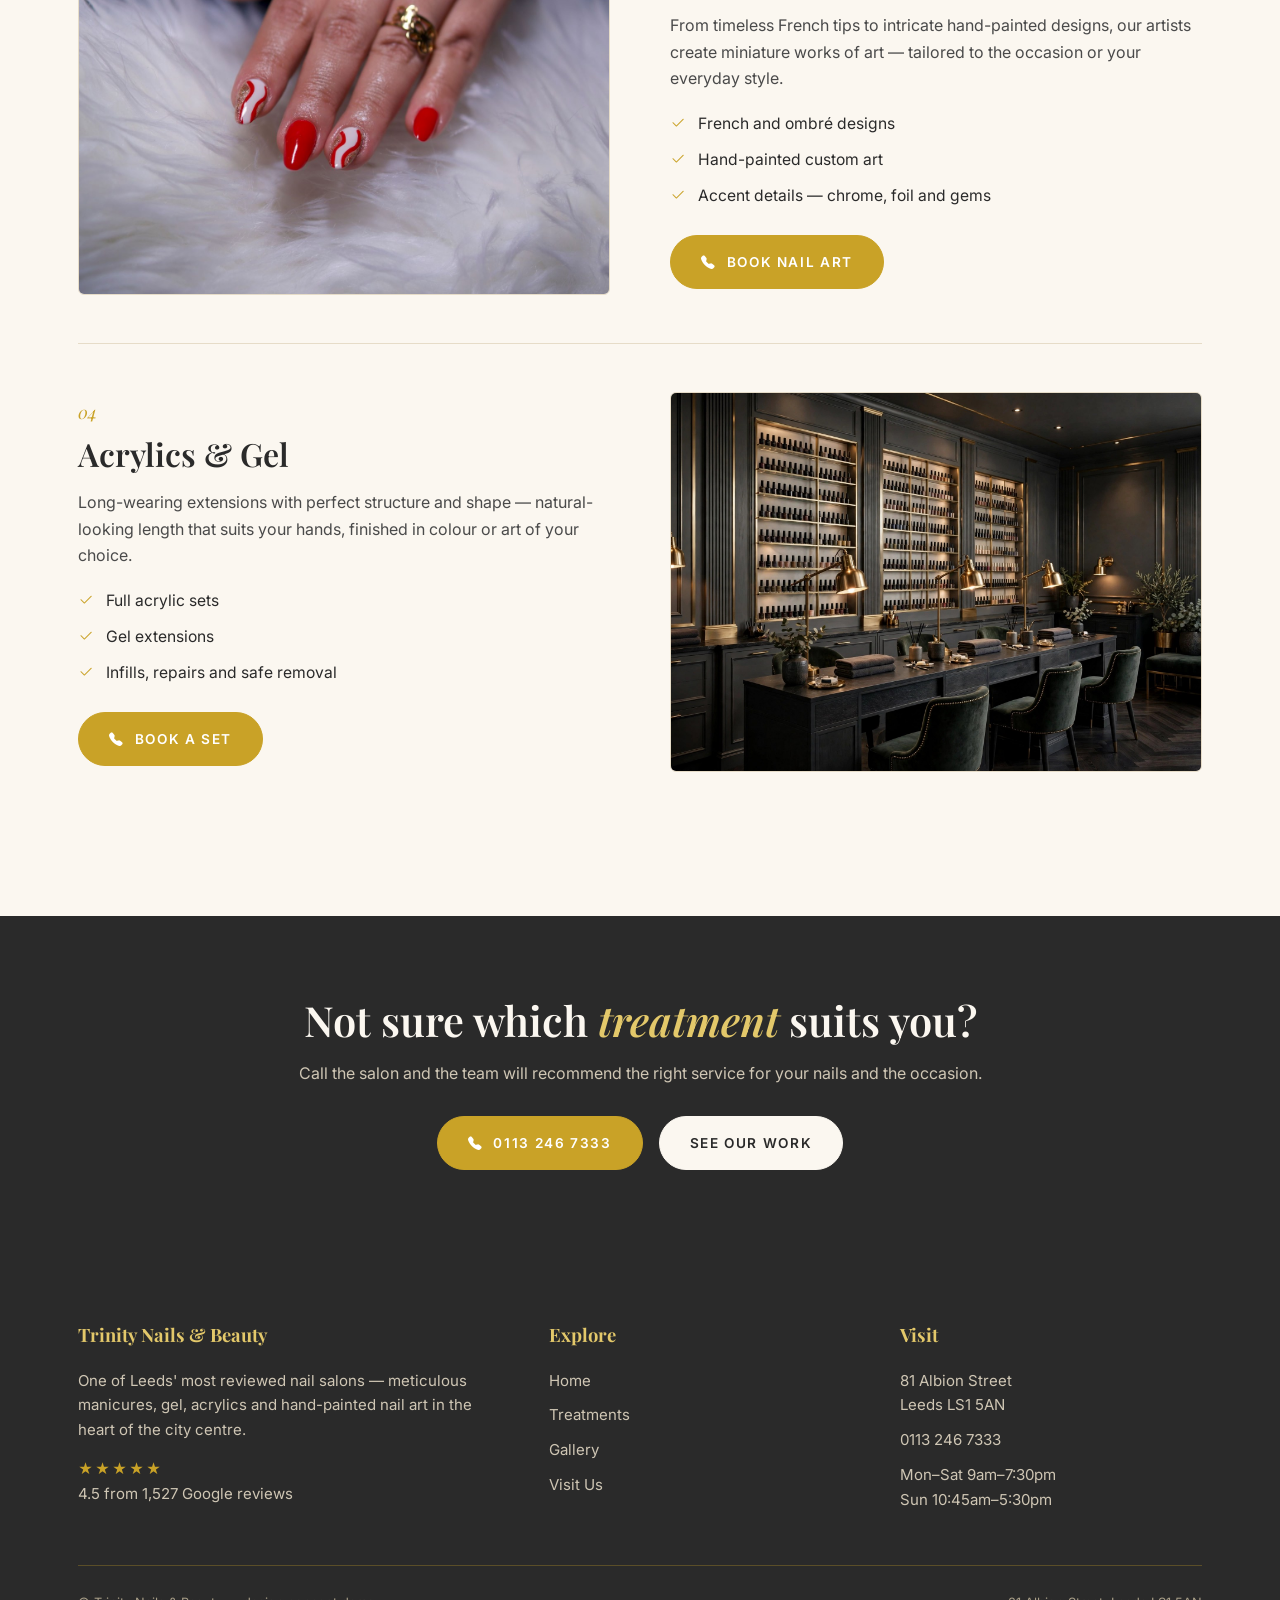
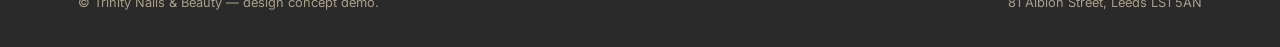
<file: services.html>
<!DOCTYPE html>
<html lang="en-GB">
<head>
  <meta charset="UTF-8">
  <meta name="viewport" content="width=device-width, initial-scale=1.0">
  <title>Treatments — Trinity Nails &amp; Beauty, Leeds</title>
  <meta name="description" content="Treatments at Trinity Nails & Beauty, 81 Albion Street, Leeds LS1 5AN: manicures, pedicures, acrylics, gel extensions and hand-painted nail art. Call 0113 246 7333.">
  <link rel="stylesheet" href="styles.css">
  <link rel="stylesheet" href="vendor/bootstrap-icons/bootstrap-icons.min.css">
  <link rel="preconnect" href="https://fonts.googleapis.com">
  <link rel="preconnect" href="https://fonts.gstatic.com" crossorigin>
  <link href="https://fonts.googleapis.com/css2?family=Playfair+Display:ital,wght@0,500;0,600;0,700;1,500;1,600&family=Inter:wght@400;500;600;700&display=swap" rel="stylesheet">
  <script src="menu.js" defer></script>
<link rel="icon" type="image/png" href="favicon.png">
<link rel="apple-touch-icon" href="apple-touch-icon.png">
</head>
<body>

<header class="site-header">
  <div class="wrap nav-bar">
    <a class="brand" href="index.html" aria-label="Trinity Nails and Beauty home">
      <span class="brand-mark"><i class="bi bi-gem" aria-hidden="true"></i></span>
      <span><span class="brand-name">Trinity</span><span class="brand-sub">Nails &amp; Beauty</span></span>
    </a>
    <nav aria-label="Main navigation">
      <ul class="nav-links">
        <li><a href="index.html">Home</a></li>
        <li><a href="services.html" class="active" aria-current="page">Treatments</a></li>
        <li><a href="gallery.html">Gallery</a></li>
        <li><a href="contact.html">Visit Us</a></li>
      </ul>
    </nav>
    <button class="nav-toggle" aria-label="Open menu" aria-expanded="false"><i class="bi bi-list" aria-hidden="true"></i></button>
    <a class="nav-book" href="tel:+441132467333"><i class="bi bi-telephone-fill" aria-hidden="true"></i><span>Book a visit</span></a>
  </div>
</header>

<div class="concept-badge"><i class="bi bi-palette" aria-hidden="true"></i> Design concept</div>

<main>
  <section class="page-hero">
    <div class="wrap">
      <span class="kicker">Treatments</span>
      <h1>The treatment <em>menu</em></h1>
      <p>Every service begins with healthy nails — careful preparation, meticulous application and a finish you're proud to show off.</p>
    </div>
  </section>

  <section class="section">
    <div class="wrap">

      <div class="svc-row">
        <div class="svc-row-photo"><img src="images/hero.jpg" alt="Classic manicure with nude polish and gold accent detail"></div>
        <div class="svc-row-copy">
          <span class="svc-num"><em>01</em></span>
          <h2>Manicures</h2>
          <p>The foundation of everything we do. Nails are shaped, cuticles carefully refined, and hands massaged before a flawless polish application.</p>
          <ul class="treat-list">
            <li><i class="bi bi-check2" aria-hidden="true"></i> Classic polish manicure</li>
            <li><i class="bi bi-check2" aria-hidden="true"></i> Luxury manicure with extended massage</li>
            <li><i class="bi bi-check2" aria-hidden="true"></i> French manicure</li>
          </ul>
          <a class="btn btn-gold" href="tel:+441132467333"><i class="bi bi-telephone-fill" aria-hidden="true"></i> Book a manicure</a>
        </div>
      </div>

      <div class="svc-row flip">
        <div class="svc-row-photo"><img src="images/still-life.jpg" alt="Curated collection of polish shades"></div>
        <div class="svc-row-copy">
          <span class="svc-num"><em>02</em></span>
          <h2>Pedicures</h2>
          <p>A restorative treatment for tired feet — soaking, exfoliation and nail care finished with your choice of a polished, glossy colour.</p>
          <ul class="treat-list">
            <li><i class="bi bi-check2" aria-hidden="true"></i> Classic polish pedicure</li>
            <li><i class="bi bi-check2" aria-hidden="true"></i> Luxury spa pedicure</li>
            <li><i class="bi bi-check2" aria-hidden="true"></i> Gel pedicure for lasting colour</li>
          </ul>
          <a class="btn btn-gold" href="tel:+441132467333"><i class="bi bi-telephone-fill" aria-hidden="true"></i> Book a pedicure</a>
        </div>
      </div>

      <div class="svc-row">
        <div class="svc-row-photo"><img src="images/nailart.jpg" alt="Hand-painted nail art with gold leaf detail"></div>
        <div class="svc-row-copy">
          <span class="svc-num"><em>03</em></span>
          <h2>Nail Art</h2>
          <p>From timeless French tips to intricate hand-painted designs, our artists create miniature works of art — tailored to the occasion or your everyday style.</p>
          <ul class="treat-list">
            <li><i class="bi bi-check2" aria-hidden="true"></i> French and ombr&eacute; designs</li>
            <li><i class="bi bi-check2" aria-hidden="true"></i> Hand-painted custom art</li>
            <li><i class="bi bi-check2" aria-hidden="true"></i> Accent details — chrome, foil and gems</li>
          </ul>
          <a class="btn btn-gold" href="tel:+441132467333"><i class="bi bi-telephone-fill" aria-hidden="true"></i> Book nail art</a>
        </div>
      </div>

      <div class="svc-row flip">
        <div class="svc-row-photo"><img src="images/interior.jpg" alt="Manicure station where acrylic and gel sets are applied"></div>
        <div class="svc-row-copy">
          <span class="svc-num"><em>04</em></span>
          <h2>Acrylics &amp; Gel</h2>
          <p>Long-wearing extensions with perfect structure and shape — natural-looking length that suits your hands, finished in colour or art of your choice.</p>
          <ul class="treat-list">
            <li><i class="bi bi-check2" aria-hidden="true"></i> Full acrylic sets</li>
            <li><i class="bi bi-check2" aria-hidden="true"></i> Gel extensions</li>
            <li><i class="bi bi-check2" aria-hidden="true"></i> Infills, repairs and safe removal</li>
          </ul>
          <a class="btn btn-gold" href="tel:+441132467333"><i class="bi bi-telephone-fill" aria-hidden="true"></i> Book a set</a>
        </div>
      </div>

    </div>
  </section>

  <section class="cta-banner">
    <div class="wrap">
      <h2>Not sure which <em>treatment</em> suits you?</h2>
      <p>Call the salon and the team will recommend the right service for your nails and the occasion.</p>
      <a class="btn btn-gold" href="tel:+441132467333"><i class="bi bi-telephone-fill" aria-hidden="true"></i> 0113 246 7333</a>
      <a class="btn btn-light" href="gallery.html">See our work</a>
    </div>
  </section>
</main>

<footer class="site-footer">
  <div class="wrap">
    <div class="foot-grid">
      <div>
        <h4>Trinity Nails &amp; Beauty</h4>
        <p>One of Leeds' most reviewed nail salons — meticulous manicures, gel, acrylics and hand-painted nail art in the heart of the city centre.</p>
        <p style="margin-top:14px"><span class="stars" aria-hidden="true">★★★★★</span><br>4.5 from 1,527 Google reviews</p>
      </div>
      <div>
        <h4>Explore</h4>
        <ul>
          <li><a href="index.html">Home</a></li>
          <li><a href="services.html">Treatments</a></li>
          <li><a href="gallery.html">Gallery</a></li>
          <li><a href="contact.html">Visit Us</a></li>
        </ul>
      </div>
      <div>
        <h4>Visit</h4>
        <ul>
          <li>81 Albion Street<br>Leeds LS1 5AN</li>
          <li><a href="tel:+441132467333">0113 246 7333</a></li>
          <li>Mon&ndash;Sat 9am&ndash;7:30pm<br>Sun 10:45am&ndash;5:30pm</li>
        </ul>
      </div>
    </div>
    <div class="foot-bottom">
      <span>&copy; Trinity Nails &amp; Beauty — design concept demo.</span>
      <span>81 Albion Street, Leeds LS1 5AN</span>
    </div>
  </div>
</footer>

</body>
</html>
</file>
<file: styles.css>
/* Trinity Nails & Beauty — editorial luxe stylesheet */
:root {
  --ivory: #FBF7F0;
  --ivory-deep: #F4EDE0;
  --charcoal: #2A2A2A;
  --charcoal-soft: #4a4a4a;
  --gold: #C9A227;
  --gold-soft: #e3c86a;
  --line: #e6dcc8;
  --serif: 'Playfair Display', Georgia, serif;
  --sans: 'Inter', -apple-system, 'Segoe UI', sans-serif;
}

* { margin: 0; padding: 0; box-sizing: border-box; }
html { scroll-behavior: smooth; }
body {
  font-family: var(--sans);
  background: var(--ivory);
  color: var(--charcoal);
  line-height: 1.65;
  -webkit-font-smoothing: antialiased;
}
img { max-width: 100%; display: block; }
.wrap { max-width: 1180px; margin: 0 auto; padding: 0 28px; }
h1, h2, h3 { font-family: var(--serif); font-weight: 600; line-height: 1.15; color: var(--charcoal); }
em { font-style: italic; }
a { color: inherit; }

/* ---------- header ---------- */
.site-header {
  position: sticky; top: 0; z-index: 900;
  background: var(--charcoal);
  border-bottom: 1px solid rgba(201, 162, 39, 0.4);
}
.nav-bar {
  display: flex; align-items: center; justify-content: space-between;
  padding-top: 14px; padding-bottom: 14px; gap: 16px;
}
.brand { text-decoration: none; display: flex; align-items: center; gap: 12px; }
.brand-mark {
  width: 42px; height: 42px; border: 1px solid var(--gold); border-radius: 50%;
  display: grid; place-items: center; color: var(--gold); font-size: 1.15rem;
}
.brand-name { font-family: var(--serif); font-size: 1.35rem; font-weight: 700; letter-spacing: 0.02em; display: block; line-height: 1.1; color: var(--ivory); }
.brand-sub { font-size: 0.68rem; letter-spacing: 0.32em; text-transform: uppercase; color: var(--gold); display: block; }
.nav-links { display: flex; gap: 34px; list-style: none; }
.nav-links a {
  text-decoration: none; font-size: 0.82rem; letter-spacing: 0.18em; text-transform: uppercase;
  font-weight: 500; color: #cfc6b4; padding: 6px 0; position: relative;
}
.nav-links a.active, .nav-links a:hover { color: #ffffff; }
.nav-links a.active::after {
  content: ""; position: absolute; left: 0; right: 0; bottom: 0;
  height: 2px; background: var(--gold);
}
.nav-toggle { display: none; background: none; border: none; font-size: 1.7rem; color: var(--ivory); cursor: pointer; padding: 6px; }
.nav-close { display: none; }
.nav-book {
  text-decoration: none; font-size: 0.8rem; letter-spacing: 0.14em; text-transform: uppercase; font-weight: 600;
  border: 1px solid var(--gold); color: var(--ivory); padding: 10px 20px; border-radius: 999px;
  display: inline-flex; align-items: center; gap: 8px; transition: all 0.2s;
}
.nav-book:hover { background: var(--gold); color: #fff; }

/* ---------- concept badge ---------- */
.concept-badge {
  position: fixed; right: 18px; bottom: 18px; z-index: 800;
  background: var(--charcoal); color: var(--ivory);
  font-size: 0.68rem; letter-spacing: 0.22em; text-transform: uppercase;
  padding: 9px 16px; border-radius: 999px; border: 1px solid var(--gold);
  box-shadow: 0 6px 22px rgba(42,42,42,0.25);
  display: inline-flex; align-items: center; gap: 8px;
}
.concept-badge i { color: var(--gold-soft); }

/* ---------- hero ---------- */
.hero { padding: 74px 0 84px; position: relative; overflow: hidden; background: var(--charcoal); color: var(--ivory); }
.hero-grid { display: grid; grid-template-columns: 1.05fr 0.95fr; gap: 64px; align-items: center; }
.kicker {
  display: inline-block; font-size: 0.72rem; letter-spacing: 0.34em; text-transform: uppercase;
  color: var(--gold); font-weight: 600; margin-bottom: 22px;
  border-bottom: 1px solid var(--gold); padding-bottom: 10px;
}
.hero h1 { font-size: clamp(2.6rem, 5.4vw, 4.2rem); font-weight: 700; margin-bottom: 24px; color: var(--ivory); }
.hero h1 em { color: var(--gold); }
.lead { font-size: 1.12rem; color: #cfc6b4; max-width: 34rem; margin-bottom: 32px; }
.hero-cta { display: flex; gap: 16px; flex-wrap: wrap; margin-bottom: 36px; }
.btn {
  display: inline-flex; align-items: center; gap: 10px;
  font-size: 0.85rem; letter-spacing: 0.12em; text-transform: uppercase; font-weight: 600;
  text-decoration: none; padding: 15px 30px; border-radius: 999px; transition: all 0.2s; cursor: pointer;
}
.btn-gold { background: var(--gold); color: #fff; border: 1px solid var(--gold); }
.btn-gold:hover { background: #a8861e; border-color: #a8861e; }
.btn-outline { border: 1px solid var(--charcoal); color: var(--charcoal); background: transparent; }
.btn-outline:hover { background: var(--charcoal); color: var(--ivory); }
.hero .btn-outline { border-color: var(--ivory); color: var(--ivory); }
.hero .btn-outline:hover { background: var(--ivory); color: var(--charcoal); }
.btn-light { background: var(--ivory); color: var(--charcoal); border: 1px solid var(--ivory); }
.btn-light:hover { background: var(--gold-soft); border-color: var(--gold-soft); }
.hero-facts { display: flex; gap: 40px; flex-wrap: wrap; }
.fact { border-left: 2px solid var(--gold); padding-left: 16px; }
.hero .fact strong { color: var(--ivory); }
.hero .fact span { color: #a99f88; }
.fact strong { font-family: var(--serif); font-size: 1.6rem; display: block; line-height: 1.1; }
.fact span { font-size: 0.78rem; letter-spacing: 0.08em; text-transform: uppercase; color: var(--charcoal-soft); }
.stars { color: var(--gold); font-size: 0.9rem; letter-spacing: 2px; }
.hero-visual { position: relative; }
.arch-frame {
  border-radius: 999px 999px 14px 14px; overflow: hidden;
  border: 1px solid var(--gold); box-shadow: 0 30px 60px rgba(0,0,0,0.45);
}
.arch-frame img { width: 100%; height: 560px; object-fit: cover; }
.hero-stamp {
  position: absolute; left: -34px; bottom: 44px;
  background: var(--charcoal); color: var(--ivory); border: 1px solid var(--gold);
  padding: 18px 22px; border-radius: 4px; box-shadow: 0 16px 40px rgba(42,42,42,0.25);
}
.hero-stamp strong { font-family: var(--serif); font-size: 1.9rem; display: block; color: var(--gold-soft); line-height: 1; }
.hero-stamp span { font-size: 0.72rem; letter-spacing: 0.2em; text-transform: uppercase; }

/* ---------- proof band ---------- */
.proof-band { background: var(--charcoal); color: var(--ivory); padding: 64px 0; }
.proof-grid { display: grid; grid-template-columns: repeat(4, 1fr); gap: 32px; text-align: center; }
.proof-item { border-left: 1px solid rgba(201,162,39,0.4); padding: 6px 18px; }
.proof-item:first-child { border-left: none; }
.proof-item strong { font-family: var(--serif); font-size: 2.4rem; color: var(--gold-soft); display: block; line-height: 1.1; }
.proof-item span { font-size: 0.76rem; letter-spacing: 0.18em; text-transform: uppercase; color: #cfc6b4; }

/* ---------- sections ---------- */
.section { padding: 96px 0; }
.section-head { max-width: 640px; margin-bottom: 56px; }
.section-head.center { text-align: center; margin-left: auto; margin-right: auto; }
.section-head h2 { font-size: clamp(2rem, 4vw, 2.9rem); margin-bottom: 14px; }
.section-head h2 em { color: var(--gold); }
.section-head p { color: var(--charcoal-soft); font-size: 1.05rem; }
.rule { width: 56px; height: 3px; background: var(--gold); margin-bottom: 22px; }
.section-head.center .rule { margin-left: auto; margin-right: auto; }

/* services editorial cards */
.svc-grid { display: grid; grid-template-columns: repeat(4, 1fr); gap: 28px; }
.svc-card { background: #fff; border: 1px solid var(--line); border-radius: 6px; overflow: hidden; transition: transform 0.25s, box-shadow 0.25s; }
.svc-card:hover { transform: translateY(-6px); box-shadow: 0 24px 48px rgba(42,42,42,0.1); }
.svc-photo { height: 200px; overflow: hidden; }
.svc-photo img { width: 100%; height: 100%; object-fit: cover; transition: transform 0.5s; }
.svc-card:hover .svc-photo img { transform: scale(1.05); }
.svc-body { padding: 26px 24px 30px; }
.svc-num { font-family: var(--serif); font-style: italic; color: var(--gold); font-size: 1rem; }
.svc-body h3 { font-size: 1.35rem; margin: 8px 0 12px; }
.svc-body p { font-size: 0.95rem; color: var(--charcoal-soft); margin-bottom: 16px; }
.svc-link { font-size: 0.8rem; letter-spacing: 0.16em; text-transform: uppercase; font-weight: 600; color: var(--gold); text-decoration: none; display: inline-flex; align-items: center; gap: 8px; }

/* gallery strip */
.gallery-strip { display: grid; grid-template-columns: 1.4fr 1fr 1fr; gap: 24px; }
.g-item { border-radius: 6px; overflow: hidden; border: 1px solid var(--line); position: relative; min-height: 280px; }
.g-item img { width: 100%; height: 100%; object-fit: cover; position: absolute; inset: 0; }
.g-item.tall { min-height: 340px; }

/* booking band */
.book-band { background: var(--ivory-deep); border-top: 1px solid var(--line); border-bottom: 1px solid var(--line); }
.book-band .lead { color: var(--charcoal-soft); }
.book-grid { display: grid; grid-template-columns: 1fr 1fr; gap: 64px; align-items: start; }
.info-rows { margin: 32px 0; display: grid; gap: 20px; }
.info-row { display: flex; gap: 16px; align-items: flex-start; }
.info-row .icon-tile {
  width: 44px; height: 44px; flex: 0 0 44px; border: 1px solid var(--gold); border-radius: 50%;
  display: grid; place-items: center; color: var(--gold); font-size: 1.1rem;
}
.info-row strong { display: block; font-size: 0.75rem; letter-spacing: 0.2em; text-transform: uppercase; color: var(--gold); margin-bottom: 4px; }
.info-row p { font-size: 1rem; }
.book-visual { border-radius: 6px; overflow: hidden; border: 1px solid var(--line); box-shadow: 0 24px 50px rgba(42,42,42,0.1); }
.book-visual img { height: 480px; width: 100%; object-fit: cover; }

/* FAQ */
.faq-list { max-width: 780px; margin: 0 auto; display: grid; gap: 14px; }
.faq-item { background: #fff; border: 1px solid var(--line); border-radius: 6px; overflow: hidden; }
.faq-q {
  width: 100%; background: none; border: none; cursor: pointer; text-align: left;
  display: flex; justify-content: space-between; align-items: center; gap: 16px;
  padding: 20px 24px; font-family: var(--serif); font-size: 1.1rem; color: var(--charcoal);
}
.faq-q i { color: var(--gold); font-size: 1.2rem; transition: transform 0.2s; flex: 0 0 auto; }
.faq-item.open .faq-q i { transform: rotate(45deg); }
.faq-a { max-height: 0; overflow: hidden; transition: max-height 0.3s ease; }
.faq-a p { padding: 0 24px 22px; color: var(--charcoal-soft); font-size: 0.98rem; }

/* ---------- footer ---------- */
.site-footer { background: var(--charcoal); color: var(--ivory); padding: 70px 0 34px; }
.foot-grid { display: grid; grid-template-columns: 1.4fr 1fr 1fr; gap: 48px; margin-bottom: 52px; }
.foot-grid h4 { font-family: var(--serif); font-size: 1.15rem; margin-bottom: 18px; color: var(--gold-soft); }
.foot-grid p, .foot-grid li { font-size: 0.94rem; color: #cfc6b4; }
.foot-grid ul { list-style: none; display: grid; gap: 10px; }
.foot-grid a { text-decoration: none; }
.foot-grid a:hover { color: var(--gold-soft); }
.foot-bottom { border-top: 1px solid rgba(201,162,39,0.3); padding-top: 26px; display: flex; justify-content: space-between; gap: 16px; flex-wrap: wrap; font-size: 0.8rem; color: #a99f88; }

/* ---------- inner pages ---------- */
.page-hero { background: var(--charcoal); border-bottom: 1px solid rgba(201,162,39,0.4); padding: 72px 0 64px; text-align: center; }
.page-hero h1 { font-size: clamp(2.2rem, 4.6vw, 3.4rem); margin: 14px 0 16px; color: var(--ivory); }
.page-hero h1 em { color: var(--gold); }
.page-hero p { color: #cfc6b4; max-width: 560px; margin: 0 auto; font-size: 1.08rem; }

/* services page rows */
.svc-row { display: grid; grid-template-columns: 1fr 1fr; gap: 60px; align-items: center; padding: 48px 0; border-bottom: 1px solid var(--line); }
.svc-row:last-child { border-bottom: none; }
.svc-row.flip .svc-row-photo { order: 2; }
.svc-row-photo img { border-radius: 6px; height: 380px; width: 100%; object-fit: cover; border: 1px solid var(--line); }
.svc-row-copy .svc-num { font-size: 1.1rem; }
.svc-row-copy h2 { font-size: 2rem; margin: 10px 0 16px; }
.svc-row-copy p { color: var(--charcoal-soft); margin-bottom: 14px; }
.treat-list { list-style: none; margin: 20px 0 26px; display: grid; gap: 10px; }
.treat-list li { display: flex; gap: 12px; align-items: baseline; font-size: 0.98rem; }
.treat-list i { color: var(--gold); }

/* gallery grid */
.gal-grid { display: grid; grid-template-columns: repeat(3, 1fr); gap: 24px; }
.gal-card { border-radius: 6px; overflow: hidden; border: 1px solid var(--line); background: #fff; }
.gal-card img { height: 300px; width: 100%; object-fit: cover; transition: transform 0.5s; }
.gal-card:hover img { transform: scale(1.04); }
.gal-card figcaption { padding: 16px 20px; font-size: 0.9rem; color: var(--charcoal-soft); font-style: italic; font-family: var(--serif); }

/* contact */
.contact-grid { display: grid; grid-template-columns: 1fr 1fr; gap: 56px; align-items: start; }
.contact-card { background: #fff; border: 1px solid var(--line); border-radius: 6px; padding: 40px; }
.contact-card h3 { font-size: 1.4rem; margin-bottom: 20px; }
.hours-table { width: 100%; border-collapse: collapse; font-size: 0.96rem; }
.hours-table tr { border-bottom: 1px solid var(--line); }
.hours-table tr:last-child { border-bottom: none; }
.hours-table td { padding: 12px 4px; }
.hours-table td:last-child { text-align: right; font-weight: 600; }
.big-phone { font-family: var(--serif); font-size: 2rem; color: var(--charcoal); text-decoration: none; display: inline-block; margin: 10px 0 6px; }
.big-phone:hover { color: var(--gold); }
.map-note { background: var(--ivory-deep); border: 1px dashed var(--gold); border-radius: 6px; padding: 24px; margin-top: 24px; font-size: 0.95rem; color: var(--charcoal-soft); }

/* CTA banner */
.cta-banner { background: var(--charcoal); color: var(--ivory); text-align: center; padding: 80px 0; }
.cta-banner h2 { color: var(--ivory); font-size: clamp(1.8rem, 3.6vw, 2.6rem); margin-bottom: 16px; }
.cta-banner h2 em { color: var(--gold-soft); }
.cta-banner p { color: #cfc6b4; margin-bottom: 30px; }
.cta-banner .btn-gold { margin-right: 12px; }

/* ---------- responsive ---------- */
@media (max-width: 900px) {
  .nav-toggle { display: block; }
  .nav-book span { display: none; }
  .nav-links {
    position: fixed; top: 0; right: 0; bottom: 0; width: min(78vw, 340px);
    background: var(--charcoal); flex-direction: column; gap: 0; padding: 88px 36px 40px;
    transform: translateX(105%); transition: transform 0.3s ease;
    z-index: 2000; box-shadow: -20px 0 60px rgba(0,0,0,0.3);
  }
  .nav-links.open { transform: translateX(0); }
  .nav-close { display: block; position: absolute; top: 14px; right: 18px; border-bottom: none !important; list-style: none; }
  .nav-close button { background: none; border: none; color: var(--gold-soft); font-size: 2rem; cursor: pointer; padding: 4px; line-height: 1; }
  .nav-links li { border-bottom: 1px solid rgba(201,162,39,0.25); }
  .nav-links a { color: var(--ivory); display: block; padding: 18px 4px; font-size: 0.9rem; }
  .nav-links a.active { color: var(--gold-soft); }
  .nav-links a.active::after { display: none; }
  .nav-close-hint { display: block; }
  .hero-grid { grid-template-columns: 1fr; gap: 48px; }
  .arch-frame img { height: 420px; }
  .hero-stamp { left: 12px; }
  .proof-grid { grid-template-columns: repeat(2, 1fr); gap: 28px; }
  .proof-item:nth-child(3) { border-left: none; }
  .svc-grid { grid-template-columns: 1fr 1fr; }
  .gallery-strip { grid-template-columns: 1fr 1fr; }
  .g-item.tall { min-height: 280px; }
  .book-grid { grid-template-columns: 1fr; gap: 40px; }
  .book-visual img { height: 340px; }
  .svc-row { grid-template-columns: 1fr; gap: 28px; }
  .svc-row.flip .svc-row-photo { order: 0; }
  .svc-row-photo img { height: 300px; }
  .gal-grid { grid-template-columns: 1fr 1fr; }
  .contact-grid { grid-template-columns: 1fr; }
  .foot-grid { grid-template-columns: 1fr 1fr; }
  .concept-badge { right: 12px; bottom: 12px; }
}
@media (max-width: 560px) {
  .svc-grid { grid-template-columns: 1fr; }
  .gal-grid { grid-template-columns: 1fr; }
  .gallery-strip { grid-template-columns: 1fr; }
  .proof-grid { grid-template-columns: 1fr 1fr; gap: 20px; }
  .foot-grid { grid-template-columns: 1fr; gap: 32px; }
  .hero { padding: 52px 0 60px; }
  .section { padding: 64px 0; }
  .hero-cta .btn { width: 100%; justify-content: center; }
}
</file>
